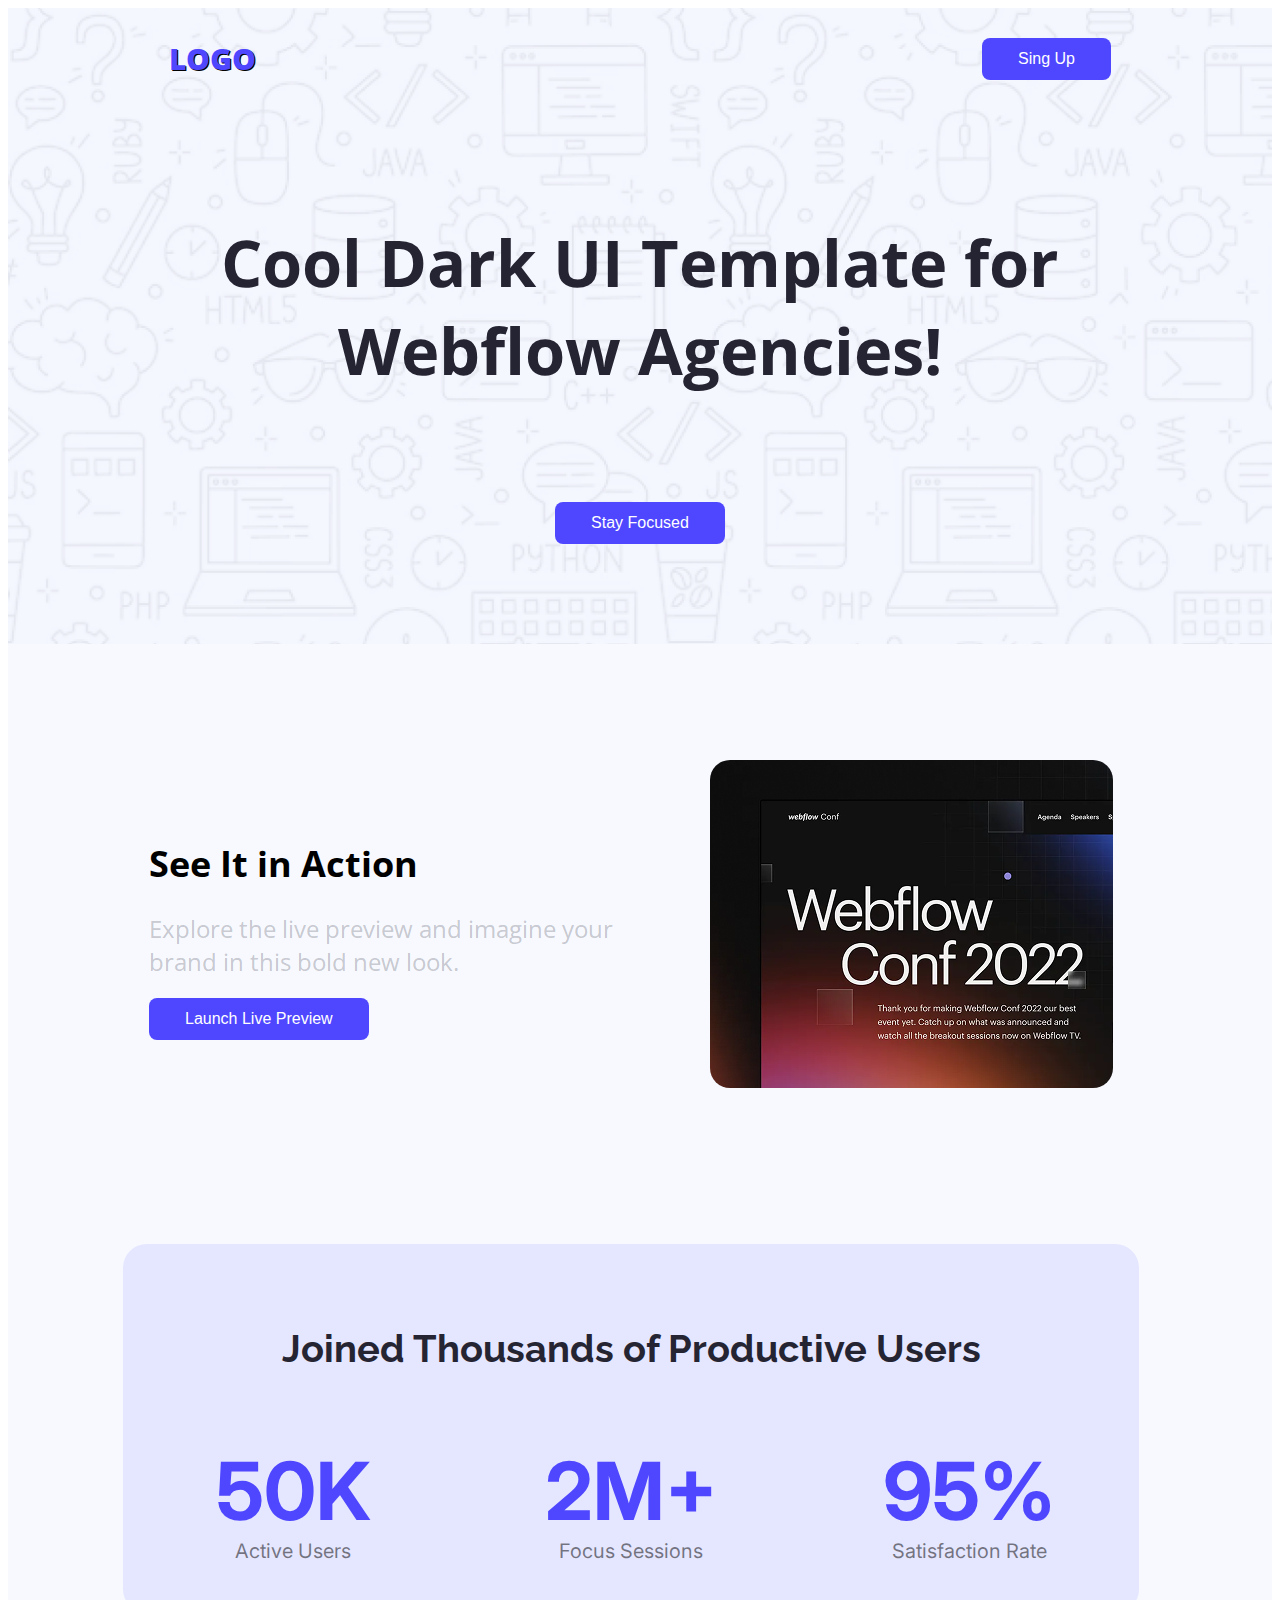
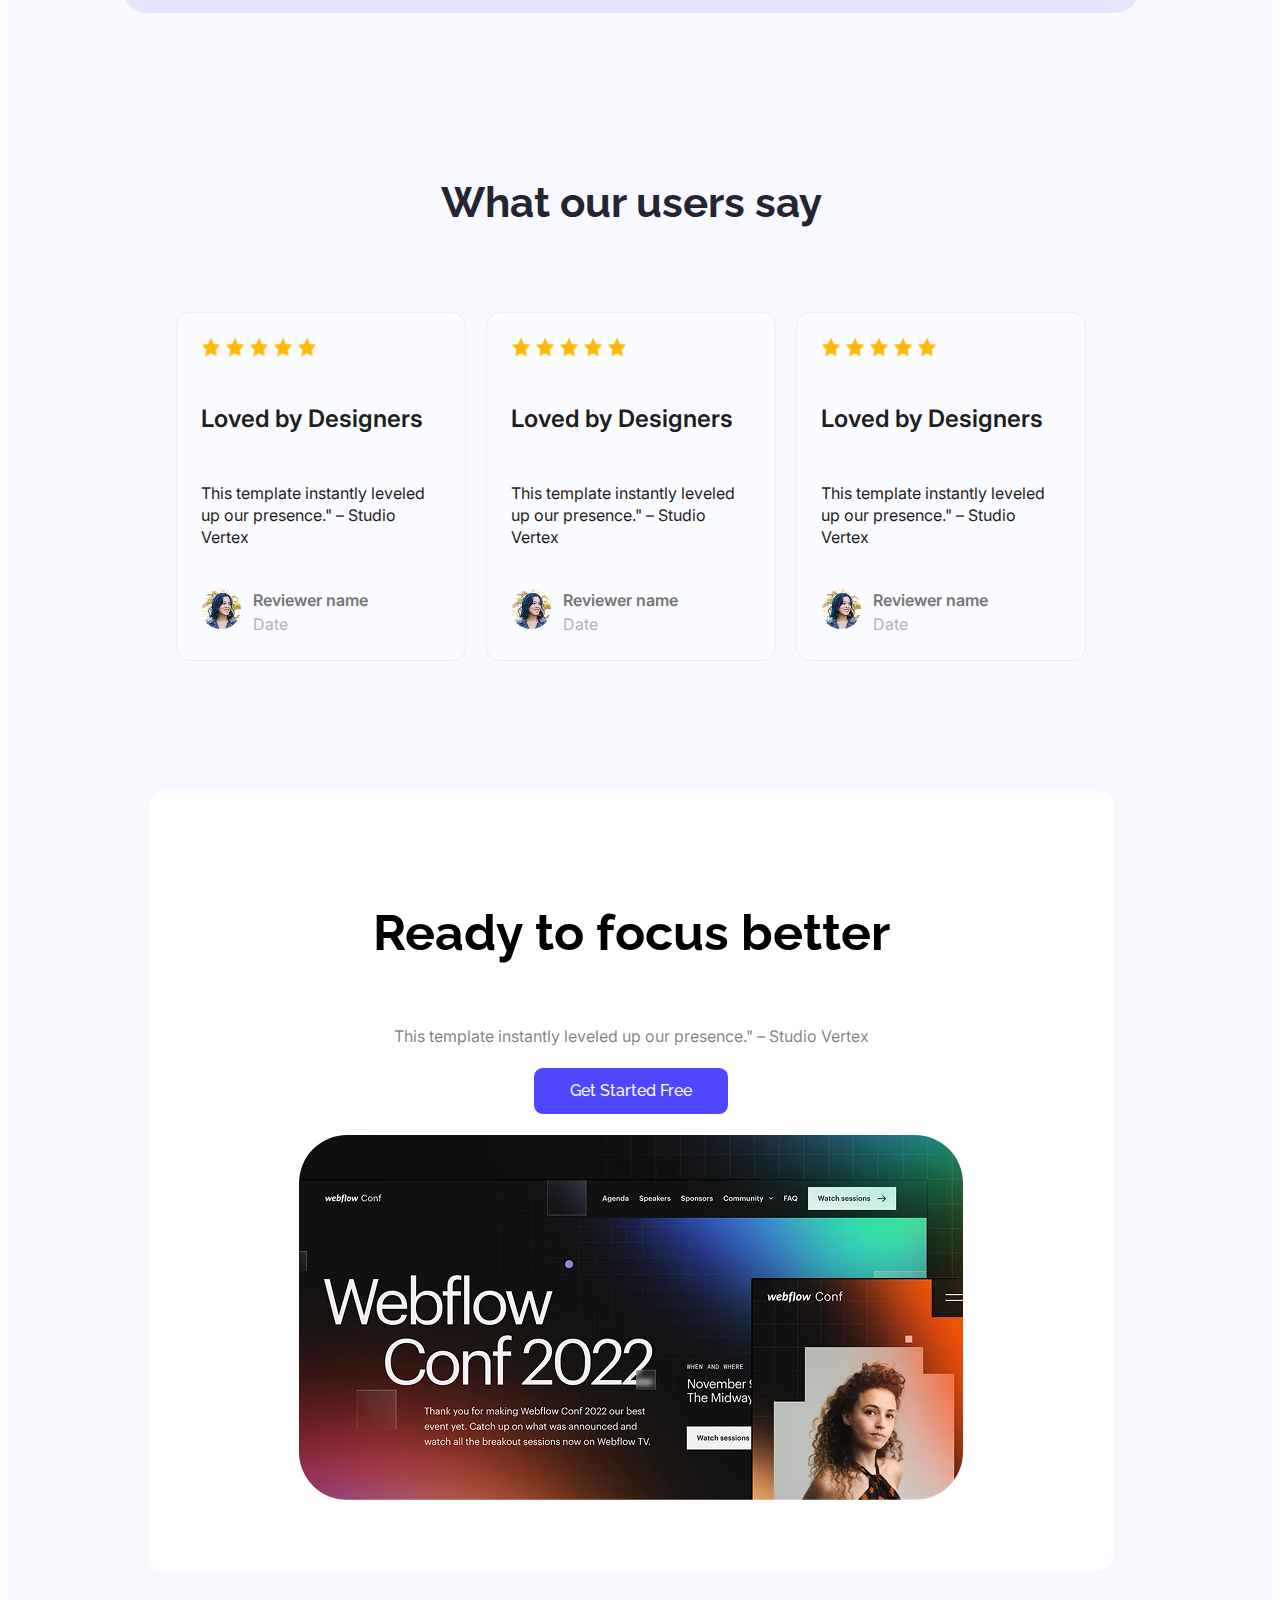
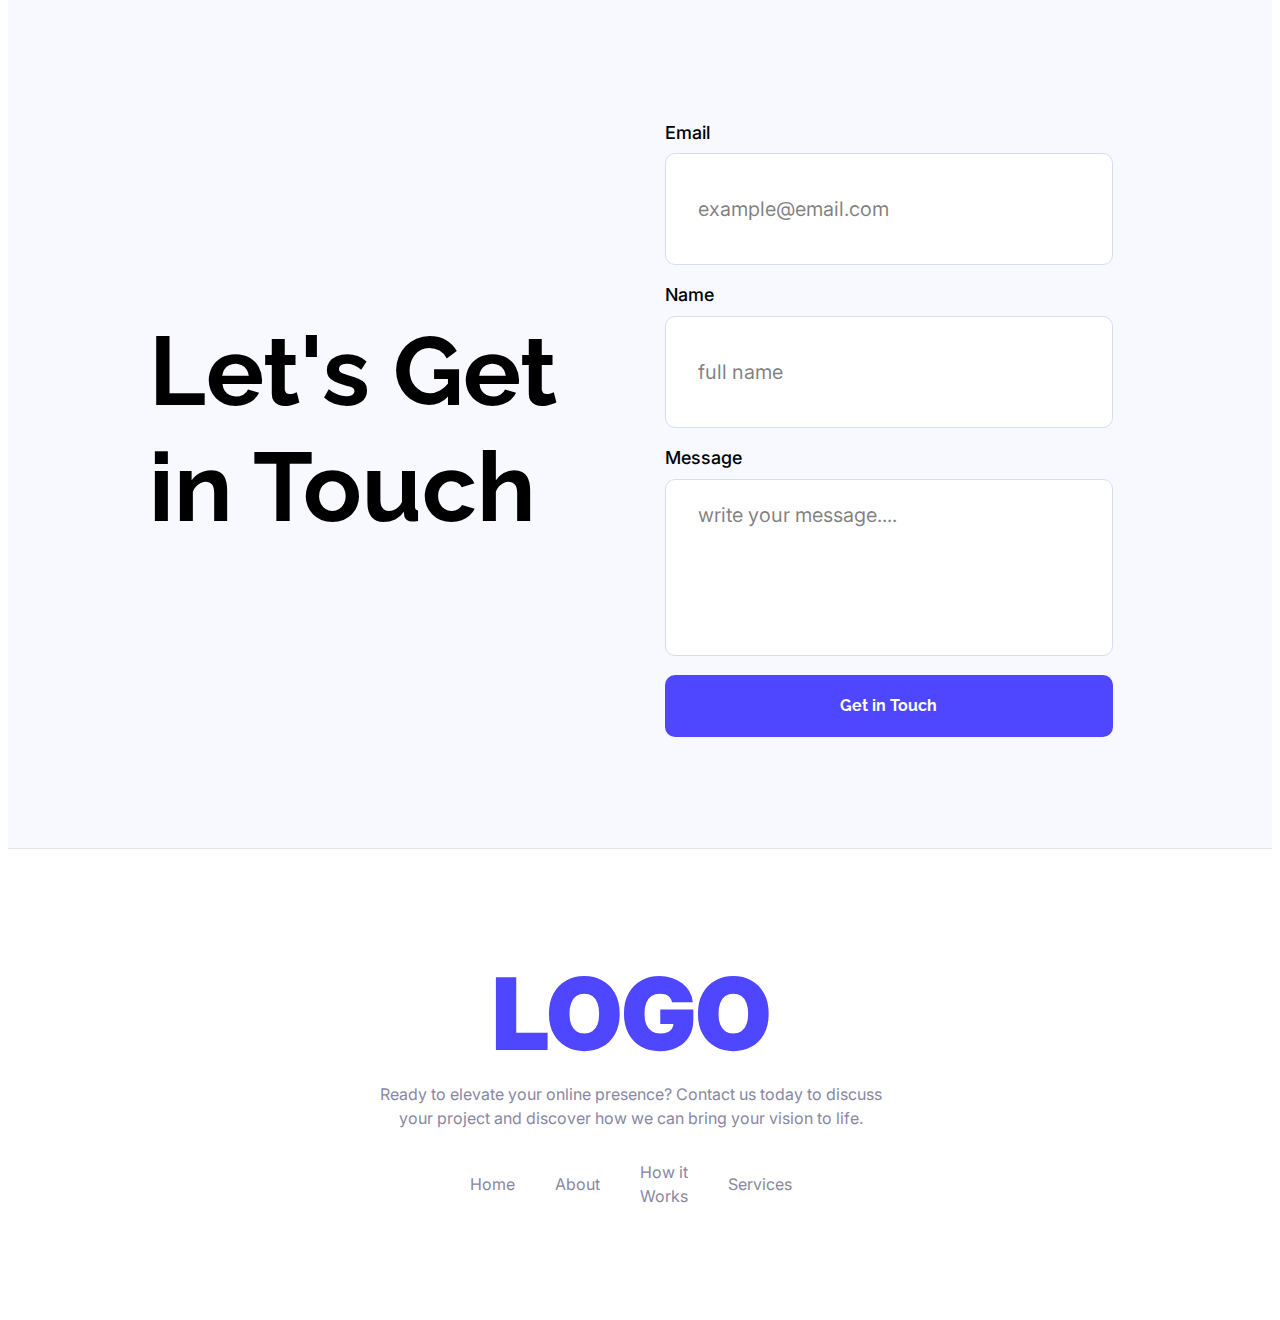
<file: index.html>
<!DOCTYPE html>
<html lang="en">
  <head>
    <meta charset="UTF-8" />
    <meta name="viewport" content="width=device-width, initial-scale=1.0" />
    <title>Assignment</title>
    <link rel="preconnect" href="https://fonts.googleapis.com" />
    <link rel="preconnect" href="https://fonts.gstatic.com" crossorigin />
    <link
      href="https://fonts.googleapis.com/css2?family=Open+Sans:ital,wght@0,300..800;1,300..800&family=Raleway:ital,wght@0,100..900;1,100..900&display=swap"
      rel="stylesheet"
    />
    <!-- 2nd font style  -->
    <link rel="preconnect" href="https://fonts.googleapis.com" />
    <link rel="preconnect" href="https://fonts.gstatic.com" crossorigin />
    <link
      href="https://fonts.googleapis.com/css2?family=Inter:ital,opsz,wght@0,14..32,100..900;1,14..32,100..900&family=Open+Sans:ital,wght@0,300..800;1,300..800&family=Raleway:ital,wght@0,100..900;1,100..900&display=swap"
      rel="stylesheet"
    />
    <link rel="stylesheet" href="Style/Style.css" />
  </head>

  <body class="open-sans-normal">
    <header class="header">
      <nav>
        <h3 class="nav-logo open-sans-logo">LOGO</h3>
        <button class="button-all">Sing Up</button>
      </nav>
      <div class="banner">
        <div class="banner-contant">
          <h5 class="title">
            Cool Dark UI Template for <br />
            Webflow Agencies!
          </h5>
          <button class="button-all" style="margin-bottom: 100px">
            Stay Focused
          </button>
        </div>
      </div>
    </header>
    <main>
      <!-- ACTION -->
      <section class="action">
        <div class="action-container">
          <div class="action-text">
            <h2 class="action-title">See It in Action</h2>
            <p class="action-description">
              Explore the live preview and imagine your <br />
              brand in this bold new look.
            </p>
            <button class="button-all">Launch Live Preview</button>
          </div>
          <div class="action-image">
            <img src="Assets/wc-mini.png" alt="Webflow Conf 2022" />
          </div>
        </div>
      </section>
      <!-- INFORMATION -->
      <section class="information">
        <div class="information-container">
          <div class="information-content">
            <h2 class="information-title">
              Joined Thousands of Productive Users
            </h2>
            <div class="stats-grid">
              <div class="stat-item">
                <div class="stat-number">50K</div>
                <div class="stat-label">Active Users</div>
              </div>
              <div class="stat-item">
                <div class="stat-number">2M+</div>
                <div class="stat-label">Focus Sessions</div>
              </div>
              <div class="stat-item">
                <div class="stat-number">95%</div>
                <div class="stat-label">Satisfaction Rate</div>
              </div>
            </div>
          </div>
        </div>
      </section>
      <!-- REVIEW -->
      <section class="review">
        <div class="review-container">
          <div class="review-content">
            <h2 class="review-title">What our users say</h2>
            <div class="review-grid">
              <div class="review-card">
                <div class="review-stars">
                  <img
                    src="Assets/icon-star.png"
                    alt="star"
                    class="star-icon"
                  />
                  <img
                    src="Assets/icon-star.png"
                    alt="star"
                    class="star-icon"
                  />
                  <img
                    src="Assets/icon-star.png"
                    alt="star"
                    class="star-icon"
                  />
                  <img
                    src="Assets/icon-star.png"
                    alt="star"
                    class="star-icon"
                  />
                  <img
                    src="Assets/icon-star.png"
                    alt="star"
                    class="star-icon"
                  />
                </div>
                <div class="review-text">
                  <h3 class="review-heading">Loved by Designers</h3>
                  <p class="review-description">
                    This template instantly leveled up our presence." – Studio
                    Vertex
                  </p>
                </div>
                <div class="review-author">
                  <img
                    src="Assets/avatar.png"
                    alt="Reviewer"
                    class="author-avatar"
                  />
                  <div class="author-details">
                    <div class="author-name">Reviewer name</div>
                    <div class="author-date">Date</div>
                  </div>
                </div>
              </div>
              <div class="review-card">
                <div class="review-stars">
                  <img
                    src="Assets/icon-star.png"
                    alt="star"
                    class="star-icon"
                  />
                  <img
                    src="Assets/icon-star.png"
                    alt="star"
                    class="star-icon"
                  />
                  <img
                    src="Assets/icon-star.png"
                    alt="star"
                    class="star-icon"
                  />
                  <img
                    src="Assets/icon-star.png"
                    alt="star"
                    class="star-icon"
                  />
                  <img
                    src="Assets/icon-star.png"
                    alt="star"
                    class="star-icon"
                  />
                </div>
                <div class="review-text">
                  <h3 class="review-heading">Loved by Designers</h3>
                  <p class="review-description">
                    This template instantly leveled up our presence." – Studio
                    Vertex
                  </p>
                </div>
                <div class="review-author">
                  <img
                    src="Assets/avatar.png"
                    alt="Reviewer"
                    class="author-avatar"
                  />
                  <div class="author-details">
                    <div class="author-name">Reviewer name</div>
                    <div class="author-date">Date</div>
                  </div>
                </div>
              </div>
              <div class="review-card">
                <div class="review-stars">
                  <img
                    src="Assets/icon-star.png"
                    alt="star"
                    class="star-icon"
                  />
                  <img
                    src="Assets/icon-star.png"
                    alt="star"
                    class="star-icon"
                  />
                  <img
                    src="Assets/icon-star.png"
                    alt="star"
                    class="star-icon"
                  />
                  <img
                    src="Assets/icon-star.png"
                    alt="star"
                    class="star-icon"
                  />
                  <img
                    src="Assets/icon-star.png"
                    alt="star"
                    class="star-icon"
                  />
                </div>
                <div class="review-text">
                  <h3 class="review-heading">Loved by Designers</h3>
                  <p class="review-description">
                    This template instantly leveled up our presence." – Studio
                    Vertex
                  </p>
                </div>
                <div class="review-author">
                  <img
                    src="Assets/avatar.png"
                    alt="Reviewer"
                    class="author-avatar"
                  />
                  <div class="author-details">
                    <div class="author-name">Reviewer name</div>
                    <div class="author-date">Date</div>
                  </div>
                </div>
              </div>
            </div>
          </div>
        </div>
      </section>
      <!-- ADVERTISEMENT -->
      <section class="advertisement">
        <div class="advertisement-container">
          <div class="advertisement-content">
            <h2 class="advertisement-title">Ready to focus better</h2>
            <p class="advertisement-description">
              This template instantly leveled up our presence." – Studio Vertex
            </p>
            <button class="advertisement-button">Get Started Free</button>
            <img
              src="Assets/wc-big.png"
              alt="Webflow Conference"
              class="advertisement-image"
            />
          </div>
        </div>
      </section>
      <!-- MESSAGE -->
      <section class="message">
        <div class="message-container">
          <div class="message-content">
            <h2 class="message-title">Let's Get in Touch</h2>
            <div class="message-form">
              <div class="form-group">
                <label class="form-label">Email</label>
                <div class="form-input">
                  <span class="form-placeholder">example@email.com</span>
                </div>
              </div>
              <div class="form-group">
                <label class="form-label">Name</label>
                <div class="form-input">
                  <span class="form-placeholder">full name</span>
                </div>
              </div>
              <div class="form-group">
                <label class="form-label">Message</label>
                <div class="form-input form-textarea">
                  <span class="form-placeholder">write your message....</span>
                </div>
              </div>
              <button class="message-button">Get in Touch</button>
            </div>
          </div>
        </div>
      </section>
      <!-- FOOTER -->
      <section class="footer">
        <div class="footer-container">
          <div class="footer-content">
            <div class="footer-brand">
              <h2 class="footer-logo">LOGO</h2>
              <p class="footer-description">
                Ready to elevate your online presence? Contact us today to
                discuss your project and discover how we can bring your vision
                to life.
              </p>
            </div>
            <nav class="footer-nav">
              <a href="#" class="footer-link">Home</a>
              <a href="#" class="footer-link">About</a>
              <a href="#" class="footer-link">How it Works</a>
              <a href="#" class="footer-link">Services</a>
            </nav>
          </div>
        </div>
      </section>
    </main>
    <footer></footer>
  </body>
</html>
</file>
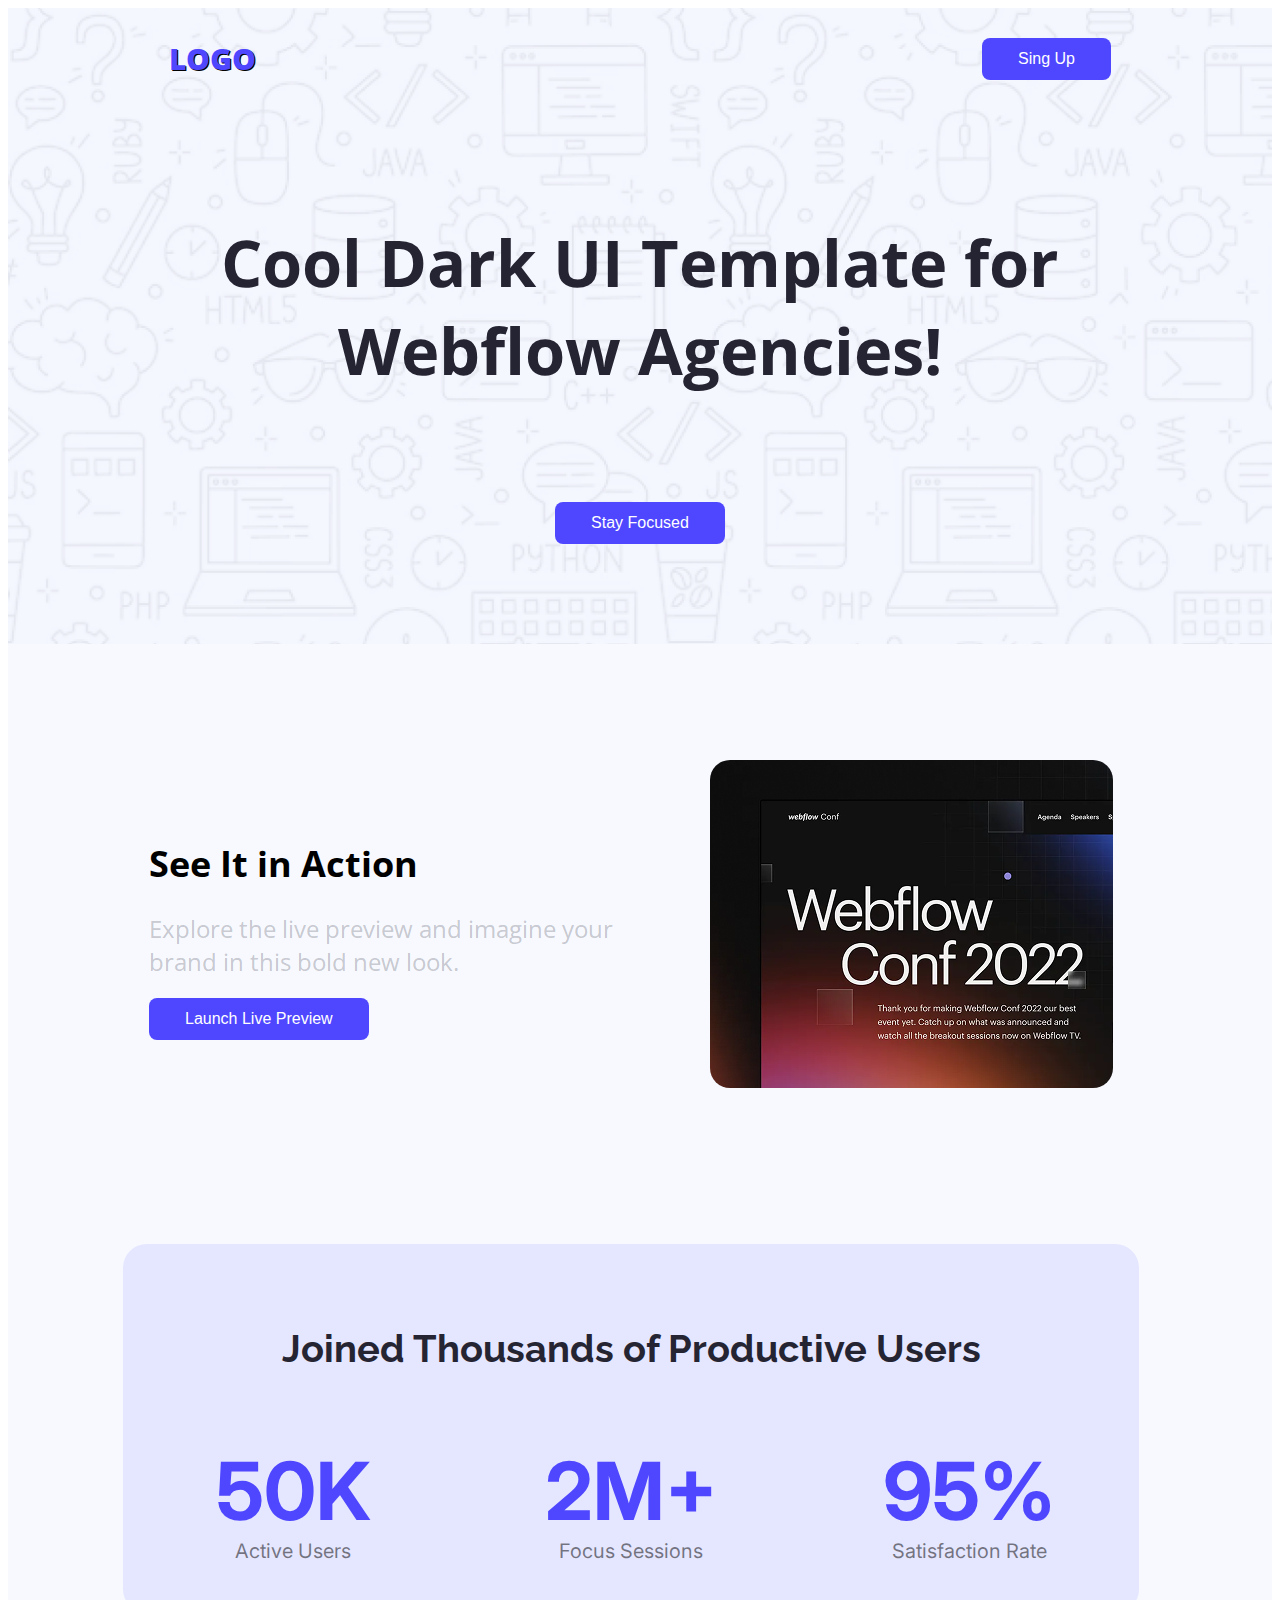
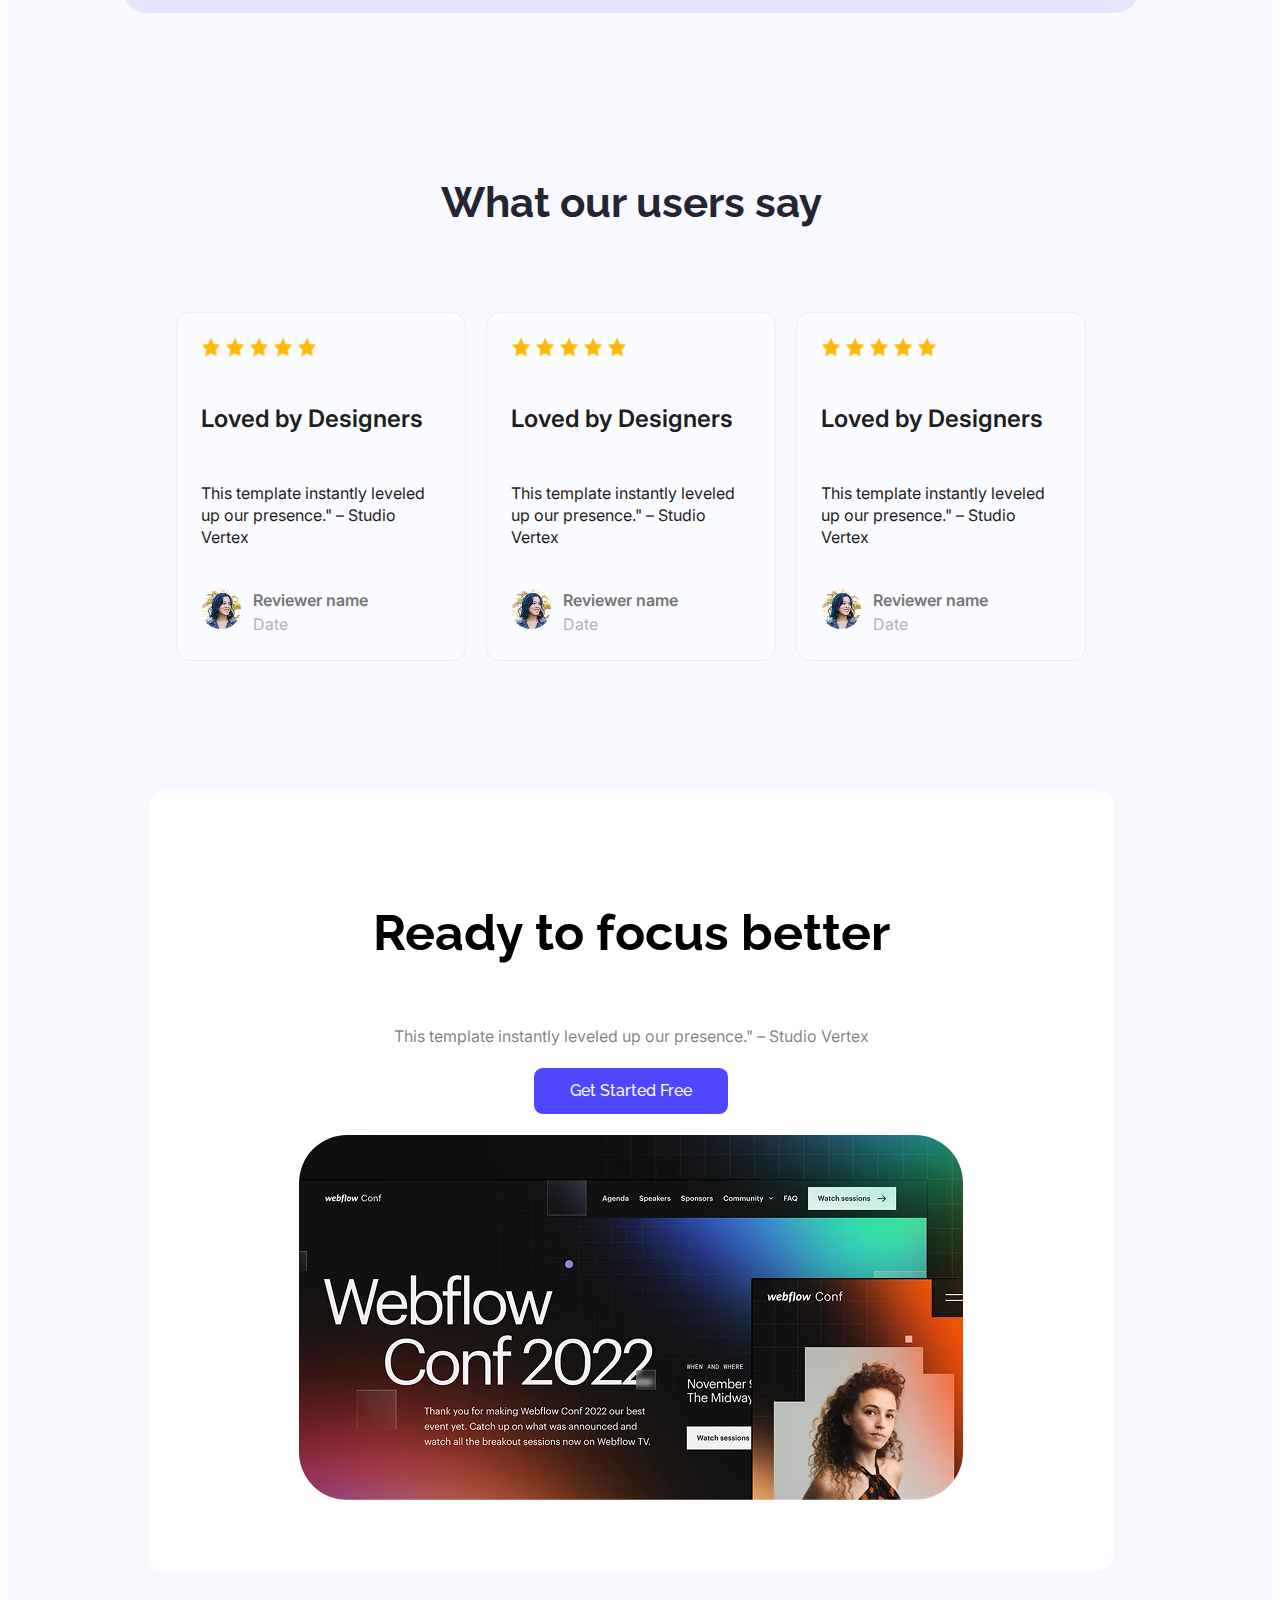
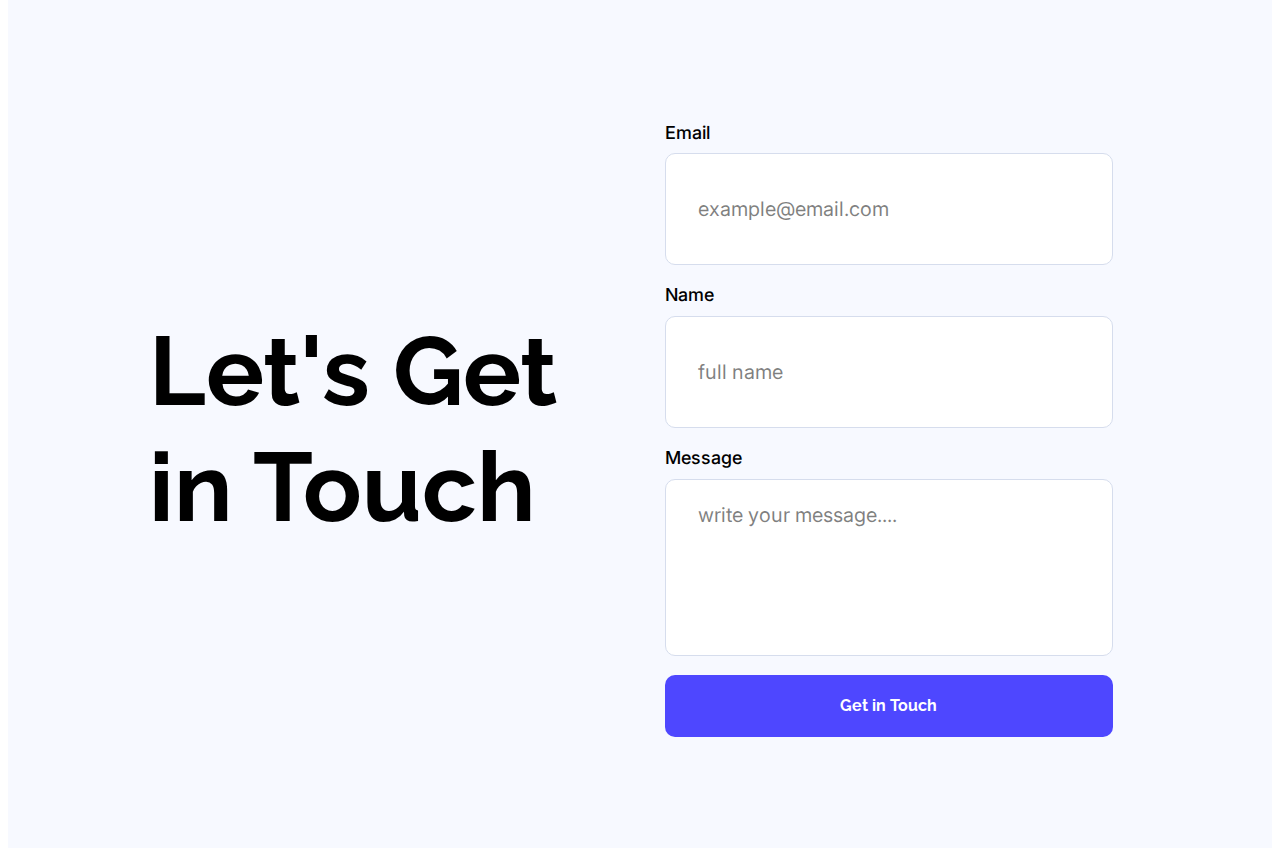
<file: index-new.html>
<!DOCTYPE html>
<html lang="en">
  <head>
    <meta charset="UTF-8" />
    <meta name="viewport" content="width=device-width, initial-scale=1.0" />
    <title>Assignment</title>
    <link rel="preconnect" href="https://fonts.googleapis.com" />
    <link rel="preconnect" href="https://fonts.gstatic.com" crossorigin />
    <link
      href="https://fonts.googleapis.com/css2?family=Open+Sans:ital,wght@0,300..800;1,300..800&family=Raleway:ital,wght@0,100..900;1,100..900&display=swap"
      rel="stylesheet"
    />
    <!-- 2nd font style  -->
    <link rel="preconnect" href="https://fonts.googleapis.com" />
    <link rel="preconnect" href="https://fonts.gstatic.com" crossorigin />
    <link
      href="https://fonts.googleapis.com/css2?family=Inter:ital,opsz,wght@0,14..32,100..900;1,14..32,100..900&family=Open+Sans:ital,wght@0,300..800;1,300..800&family=Raleway:ital,wght@0,100..900;1,100..900&display=swap"
      rel="stylesheet"
    />
    <link rel="stylesheet" href="Style/Style.css" />
  </head>

  <body class="open-sans-normal">
    <header class="header">
      <nav>
        <h3 class="nav-logo open-sans-logo">LOGO</h3>
        <button class="button-all">Sing Up</button>
      </nav>
      <div class="banner">
        <div class="banner-contant">
          <h5 class="title">
            Cool Dark UI Template for <br />
            Webflow Agencies!
          </h5>
          <button class="button-all" style="margin-bottom: 100px">
            Stay Focused
          </button>
        </div>
      </div>
    </header>
    <main>
      <!-- ACTION -->
      <section class="action">
        <div class="action-container">
          <div class="action-text">
            <h2 class="action-title">See It in Action</h2>
            <p class="action-description">
              Explore the live preview and imagine your <br />
              brand in this bold new look.
            </p>
            <button class="button-all">Launch Live Preview</button>
          </div>
          <div class="action-image">
            <img src="Assets/wc-mini.png" alt="Webflow Conf 2022" />
          </div>
        </div>
      </section>
      <!-- INFORMATION -->
      <section class="information">
        <div class="information-container">
          <div class="information-content">
            <h2 class="information-title">
              Joined Thousands of Productive Users
            </h2>
            <div class="stats-grid">
              <div class="stat-item">
                <div class="stat-number">50K</div>
                <div class="stat-label">Active Users</div>
              </div>
              <div class="stat-item">
                <div class="stat-number">2M+</div>
                <div class="stat-label">Focus Sessions</div>
              </div>
              <div class="stat-item">
                <div class="stat-number">95%</div>
                <div class="stat-label">Satisfaction Rate</div>
              </div>
            </div>
          </div>
        </div>
      </section>
      <!-- REVIEW -->
      <section class="review">
        <div class="review-container">
          <div class="review-content">
            <h2 class="review-title">What our users say</h2>
            <div class="review-grid">
              <div class="review-card">
                <div class="review-stars">
                  <img
                    src="Assets/icon-star.png"
                    alt="star"
                    class="star-icon"
                  />
                  <img
                    src="Assets/icon-star.png"
                    alt="star"
                    class="star-icon"
                  />
                  <img
                    src="Assets/icon-star.png"
                    alt="star"
                    class="star-icon"
                  />
                  <img
                    src="Assets/icon-star.png"
                    alt="star"
                    class="star-icon"
                  />
                  <img
                    src="Assets/icon-star.png"
                    alt="star"
                    class="star-icon"
                  />
                </div>
                <div class="review-text">
                  <h3 class="review-heading">Loved by Designers</h3>
                  <p class="review-description">
                    This template instantly leveled up our presence." – Studio
                    Vertex
                  </p>
                </div>
                <div class="review-author">
                  <img
                    src="Assets/avatar.png"
                    alt="Reviewer"
                    class="author-avatar"
                  />
                  <div class="author-details">
                    <div class="author-name">Reviewer name</div>
                    <div class="author-date">Date</div>
                  </div>
                </div>
              </div>
              <div class="review-card">
                <div class="review-stars">
                  <img
                    src="Assets/icon-star.png"
                    alt="star"
                    class="star-icon"
                  />
                  <img
                    src="Assets/icon-star.png"
                    alt="star"
                    class="star-icon"
                  />
                  <img
                    src="Assets/icon-star.png"
                    alt="star"
                    class="star-icon"
                  />
                  <img
                    src="Assets/icon-star.png"
                    alt="star"
                    class="star-icon"
                  />
                  <img
                    src="Assets/icon-star.png"
                    alt="star"
                    class="star-icon"
                  />
                </div>
                <div class="review-text">
                  <h3 class="review-heading">Loved by Designers</h3>
                  <p class="review-description">
                    This template instantly leveled up our presence." – Studio
                    Vertex
                  </p>
                </div>
                <div class="review-author">
                  <img
                    src="Assets/avatar.png"
                    alt="Reviewer"
                    class="author-avatar"
                  />
                  <div class="author-details">
                    <div class="author-name">Reviewer name</div>
                    <div class="author-date">Date</div>
                  </div>
                </div>
              </div>
              <div class="review-card">
                <div class="review-stars">
                  <img
                    src="Assets/icon-star.png"
                    alt="star"
                    class="star-icon"
                  />
                  <img
                    src="Assets/icon-star.png"
                    alt="star"
                    class="star-icon"
                  />
                  <img
                    src="Assets/icon-star.png"
                    alt="star"
                    class="star-icon"
                  />
                  <img
                    src="Assets/icon-star.png"
                    alt="star"
                    class="star-icon"
                  />
                  <img
                    src="Assets/icon-star.png"
                    alt="star"
                    class="star-icon"
                  />
                </div>
                <div class="review-text">
                  <h3 class="review-heading">Loved by Designers</h3>
                  <p class="review-description">
                    This template instantly leveled up our presence." – Studio
                    Vertex
                  </p>
                </div>
                <div class="review-author">
                  <img
                    src="Assets/avatar.png"
                    alt="Reviewer"
                    class="author-avatar"
                  />
                  <div class="author-details">
                    <div class="author-name">Reviewer name</div>
                    <div class="author-date">Date</div>
                  </div>
                </div>
              </div>
            </div>
          </div>
        </div>
      </section>
      <!-- ADVERTISEMENT -->
      <section class="advertisement">
        <div class="advertisement-container">
          <div class="advertisement-content">
            <h2 class="advertisement-title">Ready to focus better</h2>
            <p class="advertisement-description">
              This template instantly leveled up our presence." – Studio Vertex
            </p>
            <button class="advertisement-button">Get Started Free</button>
            <img
              src="Assets/wc-big.png"
              alt="Webflow Conference"
              class="advertisement-image"
            />
          </div>
        </div>
      </section>
      <!-- MESSAGE -->
      <section class="message">
        <div class="message-container">
          <div class="message-content">
            <h2 class="message-title">Let's Get in Touch</h2>
            <div class="message-form">
              <div class="form-group">
                <label class="form-label">Email</label>
                <div class="form-input">
                  <span class="form-placeholder">example@email.com</span>
                </div>
              </div>
              <div class="form-group">
                <label class="form-label">Name</label>
                <div class="form-input">
                  <span class="form-placeholder">full name</span>
                </div>
              </div>
              <div class="form-group">
                <label class="form-label">Message</label>
                <div class="form-input form-textarea">
                  <span class="form-placeholder">write your message....</span>
                </div>
              </div>
              <button class="message-button">Get in Touch</button>
            </div>
          </div>
        </div>
      </section>
    </main>
    <footer></footer>
  </body>
</html>
</file>
<file: Style/Style.css>
.open-sans-normal {
  font-family: "Open Sans", sans-serif;
  font-optical-sizing: auto;
  font-style: normal;
  font-variation-settings: "wdth" 100;
}

/* 2nd font style */

.open-sans-logo {
  font-family: "Open Sans", sans-serif;
  font-optical-sizing: auto;
  font-style: normal;
  font-variation-settings: "wdth" 100;
}
/* header style */

.header {
  background-image: url(../Assets/Hero-bg.png);
  background-repeat: no-repeat;
  background-size: cover;
}

/* container */
.container {
  max-width: 1200px;
  margin: auto;
  padding: 0 20px;
}

/* nav styles  */

nav {
  display: flex;
  align-items: center;
  justify-content: space-between;
  margin: 0px 161px;
}
.nav-logo,
.open-sans-logo {
  color: #4e47ff;
  font-weight: 800;
  font-size: 30px;
  text-shadow: 1px 1px black;
}
.button-all {
  background-color: #4e47ff;
  color: white;
  font-size: 16px;
  padding: 12px 36px;
  border-radius: 8px;
  text-decoration: none;
  border: none;
}

/* banner style */

.banner {
  display: flex;
  flex-direction: column;
  align-items: center;
  justify-content: center;
  height: 100%;
  text-align: center;
  gap: 20px;
}

.title {
  font-size: 65px;
  color: #252432;
  font-weight: 700;
}

/* main body style */

.action {
  padding: 116px 159px 116px 141px;
  background-color: #f7f9ff;
}

.action-container {
  display: flex;
  justify-content: space-between;
  align-items: center;
  gap: 40px;
  max-width: 1200px;
  margin: auto;
}

.action-title {
  font-size: 36px;
  font-weight: bold;
  margin-bottom: 20px;
}

.action-description {
  font-size: 24px;
  margin-bottom: 20px;
  color: rgba(37, 36, 50, 0.24);
}

.action-image {
  display: flex;
  justify-content: center;
}

.action-image img {
  max-width: 100%;
  border-radius: 20px;
}

/* information section style */

.information {
  background-color: #ffffff;
  display: flex;
  justify-content: center;
  align-items: center;
  padding: 40px 159px 40px 141px;
  background-color: #f7f9ff;
}

.information-container {
  width: 1000px;
  padding: 50px 80px;
  background: rgba(78, 71, 255, 0.1);
  border-radius: 24px;
  display: flex;
  flex-direction: column;
  justify-content: center;
  align-items: center;
  gap: 40px;
}

.information-content {
  display: flex;
  flex-direction: column;
  justify-content: flex-start;
  align-items: center;
  gap: 40px;
}

.information-title {
  text-align: center;
  color: #252432;
  font-size: 38px;
  font-family: "Raleway", sans-serif;
  font-weight: 700;
  word-wrap: break-word;
  align-self: stretch;
}

.stats-grid {
  display: flex;
  justify-content: flex-start;
  align-items: center;
  gap: 158px;
  align-self: stretch;
}

.stat-item {
  width: 180px;
  display: flex;
  flex-direction: column;
  justify-content: flex-start;
  align-items: center;
}

.stat-number {
  color: #4e47ff;
  font-size: 80px;
  font-family: "Inter", sans-serif;
  font-weight: 700;
  word-wrap: break-word;
}

.stat-label {
  text-align: center;
  color: rgba(0, 0, 0, 0.5);
  font-size: 20px;
  font-family: "Inter", sans-serif;
  font-weight: 400;
  word-wrap: break-word;
}

/* review section style */

.review {
  background-color: #ffffff;
  display: flex;
  justify-content: center;
  align-items: center;
  padding: 40px 159px 40px 141px;
  background-color: #f7f9ff;
}

.review-container {
  width: 1000px;
  padding: 50px 80px;
  /* background: rgba(255, 255, 255, 1); */
  border-radius: 24px;
  display: flex;
  flex-direction: column;
  justify-content: center;
  align-items: center;
  gap: 50px;
}

.review-content {
  display: flex;
  flex-direction: column;
  justify-content: flex-start;
  align-items: center;
  gap: 50px;
  width: 100%;
}

.review-title {
  text-align: center;
  color: #252432;
  font-size: 42px;
  font-family: "Raleway", sans-serif;
  font-weight: 700;
  word-wrap: break-word;
  align-self: stretch;
}

.review-grid {
  display: flex;
  justify-content: flex-start;
  align-items: center;
  gap: 20px;
  align-self: stretch;
}

.review-card {
  flex: 1 1 0;
  min-width: 240px;
  padding: 24px;
  background: rgba(255, 255, 255, 0.5);
  border-radius: 14px;
  border: 1px solid #f2eded;
  display: flex;
  flex-direction: column;
  justify-content: flex-start;
  align-items: flex-start;
  gap: 24px;
}

.review-stars {
  display: flex;
  justify-content: flex-start;
  align-items: center;
  gap: 4px;
}

.star-icon {
  width: 20px;
  height: 20px;
}

.review-text {
  align-self: stretch;
  display: flex;
  flex-direction: column;
  justify-content: flex-start;
  align-items: flex-start;
  gap: 8px;
}

.review-heading {
  color: #1e1e1e;
  font-size: 24px;
  font-family: "Inter", sans-serif;
  font-weight: 600;
  line-height: 28.8px;
  word-wrap: break-word;
}

.review-description {
  flex: 1 1 0;
  color: #1e1e1e;
  font-size: 16px;
  font-family: "Inter", sans-serif;
  font-weight: 400;
  line-height: 22.4px;
  word-wrap: break-word;
  align-self: stretch;
}

.review-author {
  align-self: stretch;
  display: flex;
  justify-content: flex-start;
  align-items: flex-start;
  gap: 12px;
}

.author-avatar {
  width: 40px;
  height: 40px;
  border-radius: 50%;
  object-fit: cover;
}

.author-details {
  flex: 1 1 0;
  display: flex;
  flex-direction: column;
  justify-content: flex-start;
  align-items: flex-start;
  gap: 2px;
}

.author-name {
  align-self: stretch;
  color: #757575;
  font-size: 16px;
  font-family: "Inter", sans-serif;
  font-weight: 600;
  line-height: 22.4px;
  word-wrap: break-word;
}

.author-date {
  align-self: stretch;
  color: #b3b3b3;
  font-size: 16px;
  font-family: "Inter", sans-serif;
  font-weight: 400;
  line-height: 22.4px;
  word-wrap: break-word;
}

/* advertisement section style */

.advertisement {
  background-color: #ffffff;
  display: flex;
  justify-content: center;
  align-items: center;
  padding: 40px 159px 40px 141px;
  background-color: #f7f9ff;
}

.advertisement-container {
  width: 1140px;
  padding: 71px 150px;
  background: white;
  border-radius: 14px;
  display: flex;
  flex-direction: column;
  justify-content: center;
  align-items: center;
  gap: 20px;
  overflow: hidden;
}

.advertisement-content {
  display: flex;
  flex-direction: column;
  justify-content: center;
  align-items: center;
  gap: 20px;
  width: 100%;
}

.advertisement-title {
  text-align: center;
  color: black;
  font-size: 50px;
  font-family: "Raleway", sans-serif;
  font-weight: 700;
  line-height: 60px;
  word-wrap: break-word;
}

.advertisement-description {
  text-align: center;
  color: rgba(0, 0, 0, 0.5);
  font-size: 16px;
  font-family: "Inter", sans-serif;
  font-weight: 400;
  line-height: 22.4px;
  word-wrap: break-word;
  margin: 0;
}

.advertisement-button {
  height: 48px;
  padding: 12px 36px;
  background: #4e47ff;
  border-radius: 10px;
  border: 1px solid white;
  backdrop-filter: blur(2px);
  display: flex;
  justify-content: center;
  align-items: center;
  gap: 10px;
  text-align: center;
  color: white;
  font-size: 16px;
  font-family: "Raleway", sans-serif;
  font-weight: 500;
  line-height: 24px;
  word-wrap: break-word;
  cursor: pointer;
  transition: all 0.3s ease;
}

.advertisement-button:hover {
  background: #3d35e6;
  transform: translateY(-2px);
}

.advertisement-image {
  align-self: stretch;
  height: 364.77px;
  border-radius: 48px;
  object-fit: cover;
}

/* message section style */

.message {
  background-color: #ffffff;
  display: flex;
  justify-content: center;
  align-items: center;
  padding: 40px 159px 40px 141px;
  background-color: #f7f9ff;
}

.message-container {
  width: 1140px;
  padding: 71px 0;
  display: flex;
  justify-content: space-between;
  align-items: center;
  overflow: hidden;
}

.message-content {
  display: flex;
  justify-content: space-between;
  align-items: center;
  width: 100%;
  gap: 40px;
}

.message-title {
  width: 528px;
  color: black;
  font-size: 97px;
  font-family: "Raleway", sans-serif;
  font-weight: 700;
  line-height: 116.4px;
  word-wrap: break-word;
}

.message-form {
  width: 497px;
  display: flex;
  flex-direction: column;
  justify-content: flex-start;
  align-items: flex-start;
  gap: 19px;
}

.form-group {
  align-self: stretch;
  display: flex;
  flex-direction: column;
  justify-content: flex-start;
  align-items: flex-start;
  gap: 10px;
}

.form-label {
  align-self: stretch;
  color: black;
  font-size: 18px;
  font-family: "Inter", sans-serif;
  font-weight: 500;
  line-height: 21.6px;
  word-wrap: break-word;
}

.form-input {
  align-self: stretch;
  height: 70px;
  padding: 20px 32px;
  background: white;
  border-radius: 10px;
  border: 1px solid #d6dded;
  display: flex;
  justify-content: flex-start;
  align-items: center;
  gap: 10px;
}

.form-textarea {
  height: 135px;
  align-items: flex-start;
}

.form-placeholder {
  color: rgba(0, 0, 0, 0.5);
  font-size: 20px;
  font-family: "Inter", sans-serif;
  font-weight: 400;
  line-height: 30px;
  word-wrap: break-word;
}

.message-button {
  align-self: stretch;
  padding: 19px 101px;
  background: #4e47ff;
  border-radius: 10px;
  border: none;
  display: flex;
  justify-content: center;
  align-items: center;
  gap: 10px;
  overflow: hidden;
  text-align: center;
  color: white;
  font-size: 16px;
  font-family: "Raleway", sans-serif;
  font-weight: 700;
  line-height: 24px;
  word-wrap: break-word;
  cursor: pointer;
  transition: all 0.3s ease;
}

.message-button:hover {
  background: #3d35e6;
  transform: translateY(-2px);
}

/* footer section style */

.footer {
  background: white;
  display: flex;
  justify-content: center;
  align-items: center;
  padding: 40px 159px 40px 141px;
  border-top: 1px solid rgba(0, 0, 0, 0.1);
  overflow: hidden;
}

.footer-container {
  width: 531px;
  padding: 64px 0;
  display: flex;
  justify-content: center;
  align-items: center;
}

.footer-content {
  display: flex;
  flex-direction: column;
  justify-content: flex-start;
  align-items: center;
  gap: 30px;
  width: 100%;
}

.footer-brand {
  display: flex;
  flex-direction: column;
  justify-content: center;
  align-items: center;
  gap: 8px;
  align-self: stretch;
}

.footer-logo {
  text-align: center;
  color: #4e47ff;
  font-size: 100px;
  font-family: "Inter", sans-serif;
  font-weight: 900;
  word-wrap: break-word;
  margin: 0;
}

.footer-description {
  width: 531px;
  text-align: center;
  color: #8987a1;
  font-size: 16px;
  font-family: "Inter", sans-serif;
  font-weight: 400;
  line-height: 24px;
  word-wrap: break-word;
  margin: 0;
}

.footer-nav {
  display: flex;
  gap: 40px;
  justify-content: center;
  align-items: center;
}

.footer-link {
  color: #8987a1;
  font-size: 16px;
  font-family: "Inter", sans-serif;
  font-weight: 400;
  line-height: 24px;
  word-wrap: break-word;
  text-decoration: none;
  transition: color 0.3s ease;
}

.footer-link:hover {
  color: #4e47ff;
}
</file>
